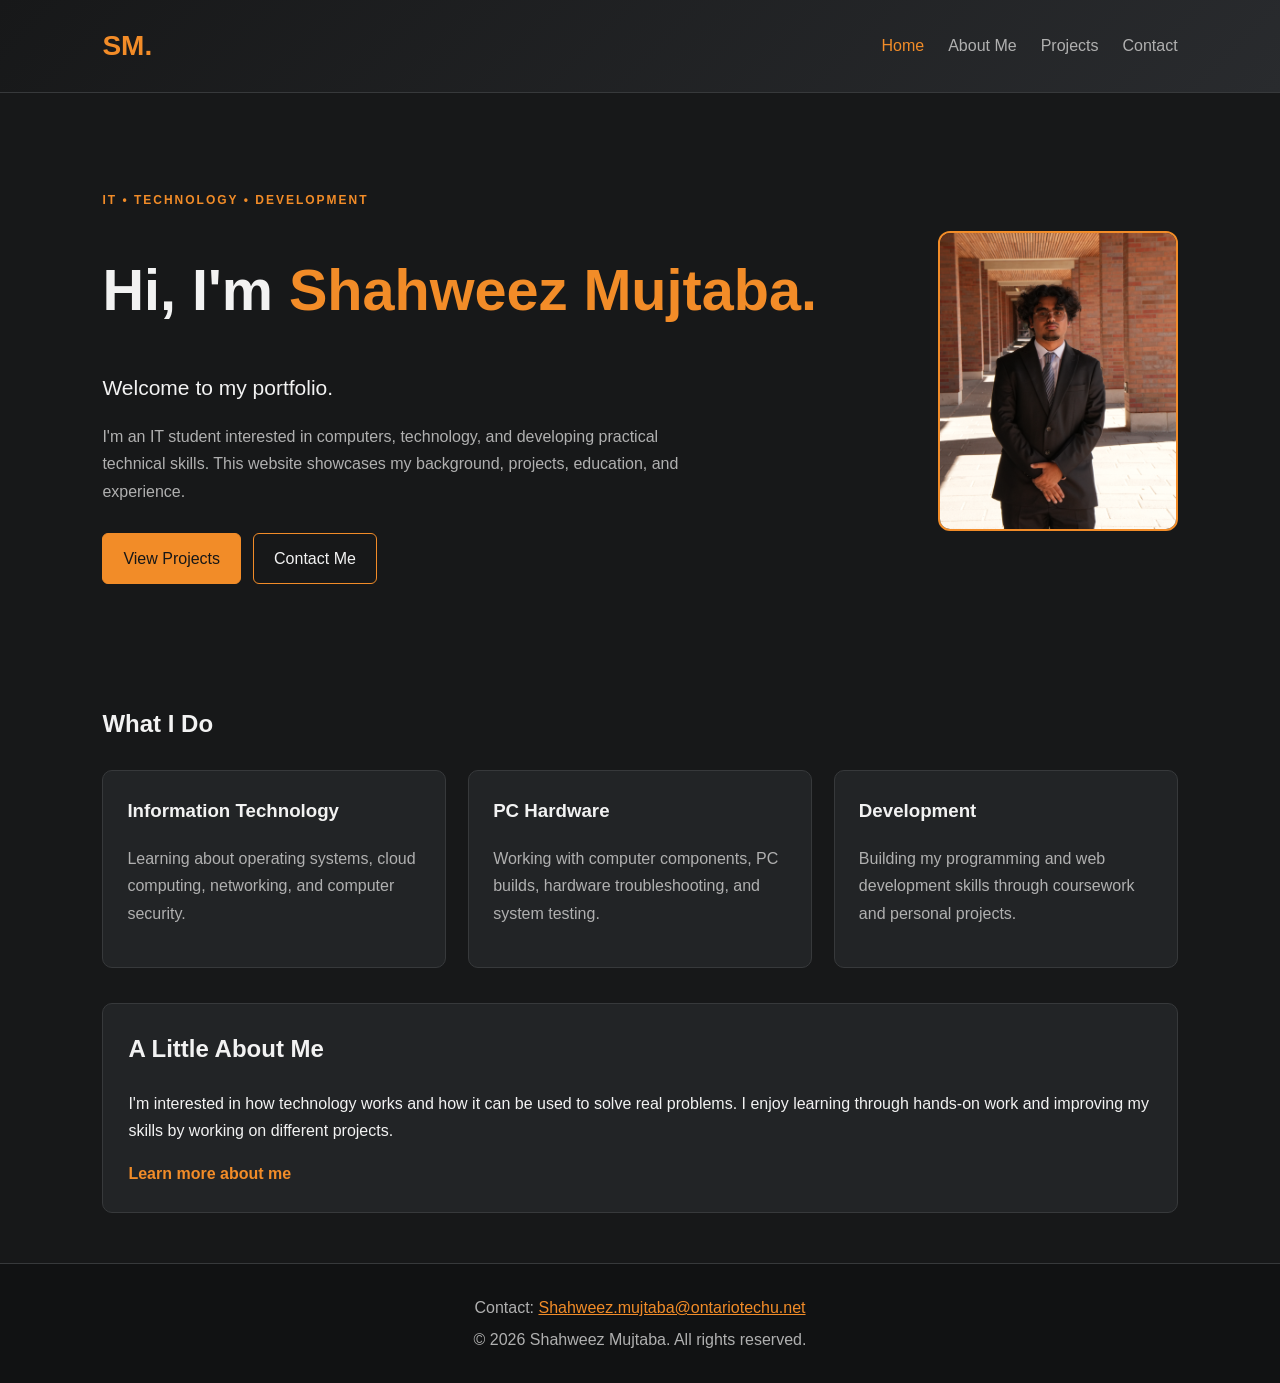
<file: INFR3120-Portfolio/index.html>
<!DOCTYPE html>
<html lang="en">
<head>
    <meta charset="UTF-8">
    <meta name="viewport" content="width=device-width, initial-scale=1.0">
    <meta name="description" content="The personal portfolio of Shahweez Mujtaba, an IT student interested in computers and technology.">
    <title>Home | Shahweez Mujtaba</title>

    <link rel="stylesheet" href="CSS/style.css">
    <link rel="stylesheet" href="CSS/laptop.css">
    <link rel="stylesheet" href="CSS/tablet.css">
    <link rel="stylesheet" href="CSS/mobile.css">
</head>
<body>
    <header class="site-header">
        <nav class="navbar" aria-label="Main navigation">
            <a class="logo" href="index.html">SM.</a>

            <div class="nav-links">
                <a href="index.html" aria-current="page">Home</a>
                <a href="about.html">About Me</a>
                <a href="projects.html">Projects</a>
                <a href="contact.html">Contact</a>
            </div>
        </nav>
    </header>

    <main class="container">
        <section class="hero">
            <div class="hero-content">
                <p class="eyebrow">IT • Technology • Development</p>

                <h1>Hi, I'm <span>Shahweez Mujtaba.</span></h1>

                <h2>Welcome to my portfolio.</h2>

                <p>
                    I'm an IT student interested in computers, technology,
                    and developing practical technical skills. This website
                    showcases my background, projects, education, and experience.
                </p>

                <div class="hero-buttons">
                    <a class="button primary-button" href="projects.html">
                        View Projects
                    </a>

                    <a class="button secondary-button" href="contact.html">
                        Contact Me
                    </a>
                </div>
            </div>

            <div class="hero-image">
                <img
                    src="Images/profile.JPG"
                    alt="Portrait of Shahweez Mujtaba"
                    width="400"
                    height="500">
            </div>
        </section>

        <section class="section">
            <h2>What I Do</h2>

            <div class="card-grid three-columns">
                <article class="card">
                    <h3>Information Technology</h3>
                    <p>
                        Learning about operating systems, cloud computing,
                        networking, and computer security.
                    </p>
                </article>

                <article class="card">
                    <h3>PC Hardware</h3>
                    <p>
                        Working with computer components, PC builds,
                        hardware troubleshooting, and system testing.
                    </p>
                </article>

                <article class="card">
                    <h3>Development</h3>
                    <p>
                        Building my programming and web development skills
                        through coursework and personal projects.
                    </p>
                </article>
            </div>
        </section>

        <section class="section content-panel">
            <h2>A Little About Me</h2>
            <p>
                I'm interested in how technology works and how it can be
                used to solve real problems. I enjoy learning through
                hands-on work and improving my skills by working on
                different projects.
            </p>
            <a class="text-link" href="about.html">Learn more about me</a>
        </section>
    </main>

    <footer class="site-footer">
        <p>Contact: <a href="mailto:Shahweez.mujtaba@ontariotechu.net">Shahweez.mujtaba@ontariotechu.net</a></p>
        <p>&copy; 2026 Shahweez Mujtaba. All rights reserved.</p>
    </footer>
</body>
</html>
</file>
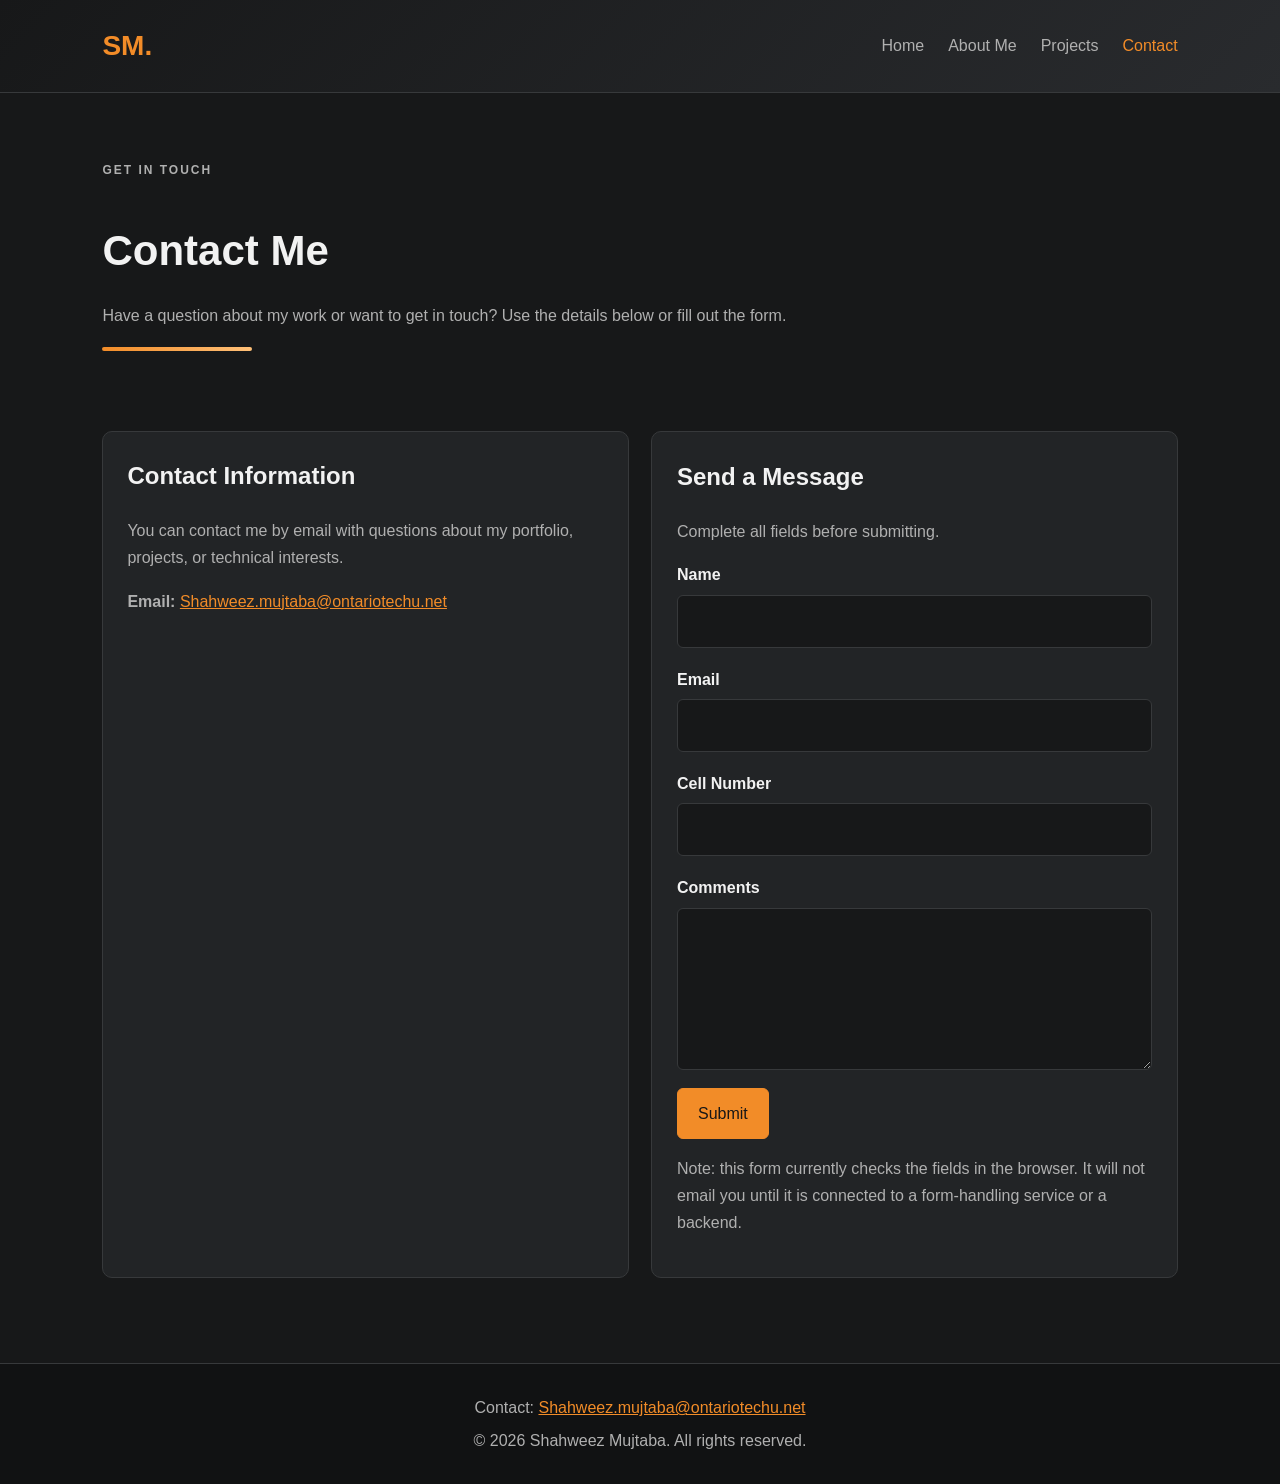
<file: INFR3120-Portfolio/contact.html>
<!DOCTYPE html>
<html lang="en">
<head>
    <meta charset="UTF-8">
    <meta name="viewport" content="width=device-width, initial-scale=1.0">
    <meta name="description" content="Contact Shahweez Mujtaba about his portfolio and projects.">
    <title>Contact | Shahweez Mujtaba</title>

    <link rel="stylesheet" href="CSS/style.css">
<link rel="stylesheet" href="CSS/laptop.css">
<link rel="stylesheet" href="CSS/tablet.css">
<link rel="stylesheet" href="CSS/mobile.css">
</head>
<body>
    <header class="site-header">
        <nav class="navbar" aria-label="Main navigation">
            <a class="logo" href="index.html">SM.</a>

            <div class="nav-links">
                <a href="index.html">Home</a>
                <a href="about.html">About Me</a>
                <a href="projects.html">Projects</a>
                <a href="contact.html" aria-current="page">Contact</a>
            </div>
        </nav>
    </header>

    <main class="container">
        <section class="page-heading">
            <p class="eyebrow">Get in touch</p>
            <h1>Contact Me</h1>
            <p>
                Have a question about my work or want to get in touch?
                Use the details below or fill out the form.
            </p>
        </section>

        <section class="section card-grid two-columns">
            <article class="card">
                <h2>Contact Information</h2>
                <p>
                    You can contact me by email with questions about
                    my portfolio, projects, or technical interests.
                </p>
                <p>
                    <strong>Email:</strong>
                    <a href="mailto:Shahweez.mujtaba@ontariotechu.net">
                        Shahweez.mujtaba@ontariotechu.net
                    </a>
                </p>
            </article>

            <section class="content-panel">
                <h2>Send a Message</h2>
                <p class="muted">
                    Complete all fields before submitting.
                </p>

                <form id="contact-form" action="#" method="post">
                    <div class="form-field">
                        <label for="name">Name</label>
                        <input
                            type="text"
                            id="name"
                            name="name"
                            autocomplete="name"
                            required>
                    </div>

                    <div class="form-field">
                        <label for="email">Email</label>
                        <input
                            type="email"
                            id="email"
                            name="email"
                            autocomplete="email"
                            required>
                    </div>

                    <div class="form-field">
                        <label for="phone">Cell Number</label>
                        <input
                            type="tel"
                            id="phone"
                            name="phone"
                            autocomplete="tel"
                            pattern="[0-9()+ .-]{7,20}"
                            title="Enter a phone number using digits and optional spaces, brackets, plus signs, dots or hyphens."
                            required>
                    </div>

                    <div class="form-field">
                        <label for="comments">Comments</label>
                        <textarea
                            id="comments"
                            name="comments"
                            rows="5"
                            required></textarea>
                    </div>

                    <button class="button primary-button" type="submit">
                        Submit
                    </button>
                </form>

                <p class="muted">
                    Note: this form currently checks the fields in the
                    browser. It will not email you until it is connected
                    to a form-handling service or a backend.
                </p>
            </section>
        </section>
    </main>

    <footer class="site-footer">
        <p>Contact: <a href="mailto:Shahweez.mujtaba@ontariotechu.net">Shahweez.mujtaba@ontariotechu.net</a></p>
        <p>&copy; 2026 Shahweez Mujtaba. All rights reserved.</p>
    </footer>
</body>
</html>
</file>
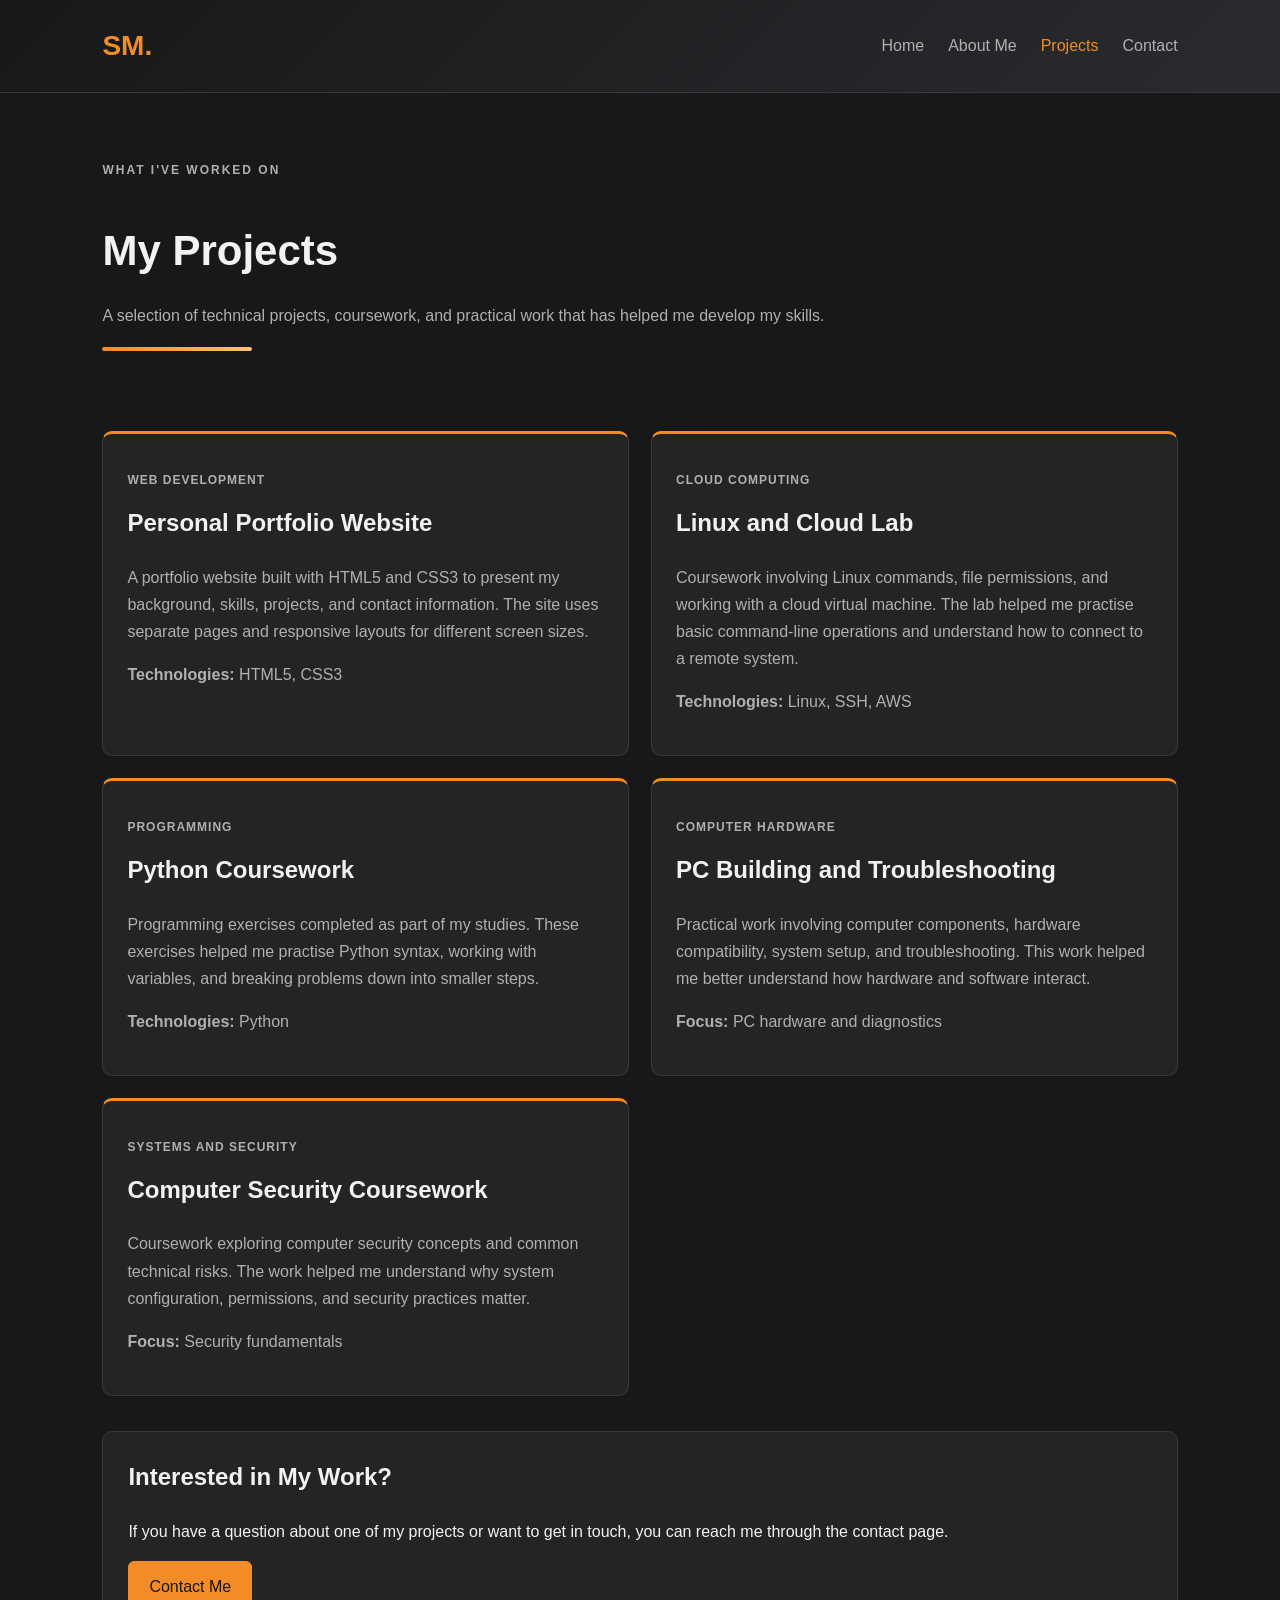
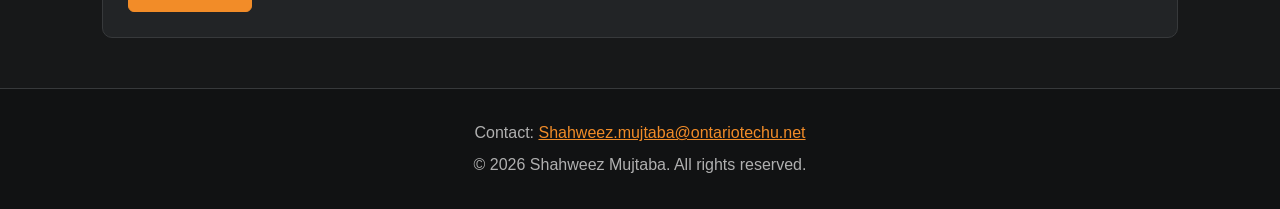
<file: INFR3120-Portfolio/projects.html>
<!DOCTYPE html>
<html lang="en">
<head>
    <meta charset="UTF-8">
    <meta name="viewport" content="width=device-width, initial-scale=1.0">
    <meta name="description" content="A collection of projects and technical work by Shahweez Mujtaba.">
    <title>Projects | Shahweez Mujtaba</title>

    <link rel="stylesheet" href="CSS/style.css">
<link rel="stylesheet" href="CSS/laptop.css">
<link rel="stylesheet" href="CSS/tablet.css">
<link rel="stylesheet" href="CSS/mobile.css">
</head>
<body>
    <header class="site-header">
        <nav class="navbar" aria-label="Main navigation">
            <a class="logo" href="index.html">SM.</a>

            <div class="nav-links">
                <a href="index.html">Home</a>
                <a href="about.html">About Me</a>
                <a href="projects.html" aria-current="page">Projects</a>
                <a href="contact.html">Contact</a>
            </div>
        </nav>
    </header>

    <main class="container">
        <section class="page-heading">
            <p class="eyebrow">What I've worked on</p>
            <h1>My Projects</h1>
            <p>
                A selection of technical projects, coursework, and
                practical work that has helped me develop my skills.
            </p>
        </section>

        <section class="section">
            <div class="card-grid two-columns">
                <article class="card project-card">
                    <p class="project-type">Web Development</p>
                    <h2>Personal Portfolio Website</h2>
                    <p>
                        A portfolio website built with HTML5 and CSS3 to
                        present my background, skills, projects, and contact
                        information. The site uses separate pages and
                        responsive layouts for different screen sizes.
                    </p>
                    <p><strong>Technologies:</strong> HTML5, CSS3</p>
                </article>

                <article class="card project-card">
                    <p class="project-type">Cloud Computing</p>
                    <h2>Linux and Cloud Lab</h2>
                    <p>
                        Coursework involving Linux commands, file permissions,
                        and working with a cloud virtual machine. The lab
                        helped me practise basic command-line operations
                        and understand how to connect to a remote system.
                    </p>
                    <p><strong>Technologies:</strong> Linux, SSH, AWS</p>
                </article>

                <article class="card project-card">
                    <p class="project-type">Programming</p>
                    <h2>Python Coursework</h2>
                    <p>
                        Programming exercises completed as part of my studies.
                        These exercises helped me practise Python syntax,
                        working with variables, and breaking problems down
                        into smaller steps.
                    </p>
                    <p><strong>Technologies:</strong> Python</p>
                </article>

                <article class="card project-card">
                    <p class="project-type">Computer Hardware</p>
                    <h2>PC Building and Troubleshooting</h2>
                    <p>
                        Practical work involving computer components,
                        hardware compatibility, system setup, and
                        troubleshooting. This work helped me better
                        understand how hardware and software interact.
                    </p>
                    <p><strong>Focus:</strong> PC hardware and diagnostics</p>
                </article>

                <article class="card project-card">
                    <p class="project-type">Systems and Security</p>
                    <h2>Computer Security Coursework</h2>
                    <p>
                        Coursework exploring computer security concepts
                        and common technical risks. The work helped me
                        understand why system configuration, permissions,
                        and security practices matter.
                    </p>
                    <p><strong>Focus:</strong> Security fundamentals</p>
                </article>
            </div>
        </section>

        <section class="section content-panel">
            <h2>Interested in My Work?</h2>
            <p>
                If you have a question about one of my projects or want
                to get in touch, you can reach me through the contact page.
            </p>
            <a class="button primary-button" href="contact.html">Contact Me</a>
        </section>
    </main>

    <footer class="site-footer">
         <p>Contact: <a href="mailto:Shahweez.mujtaba@ontariotechu.net">Shahweez.mujtaba@ontariotechu.net</a></p>
        <p>&copy; 2026 Shahweez Mujtaba. All rights reserved.</p>
    </footer>
</body>
</html>
</file>
<file: INFR3120-Portfolio/CSS/style.css>
:root {
    --background: #171819;
    --background-dark: #111213;
    --card-background: #222426;
    --border: #37393b;
    --text: #f2f2f2;
    --text-muted: #b0b0b0;
    --orange: #f28c28;
    --orange-hover: #ffa044;
}

* {
    box-sizing: border-box;
}

html {
    scroll-behavior: smooth;
}

body {
    margin: 0;
    font-family: Arial, Helvetica, sans-serif;
    background-color: var(--background);
    color: var(--text);
    line-height: 1.7;
}

img,
video {
    max-width: 100%;
}

img {
    height: auto;
}

a {
    color: var(--orange);
}

a:hover {
    color: var(--orange-hover);
}

a:focus-visible,
button:focus-visible,
input:focus-visible,
textarea:focus-visible {
    outline: 3px solid var(--orange-hover);
    outline-offset: 3px;
}

.container {
    width: 84%;
    max-width: 1100px;
    margin: 0 auto;
}

/* Header and navigation */

.site-header {
    padding: 0 8%;
    background: linear-gradient(135deg, #171819, #292b2e);
    border-bottom: 1px solid var(--border);
}

.navbar {
    display: grid;
    grid-template-columns: auto 1fr;
    align-items: center;
    gap: 24px;
    padding: 22px 0;
}

.logo {
    color: var(--orange);
    font-size: 28px;
    font-weight: bold;
    text-decoration: none;
}

.nav-links {
    display: grid;
    grid-template-columns: repeat(4, auto);
    justify-content: end;
    gap: 24px;
}

.nav-links a {
    color: var(--text-muted);
    text-decoration: none;
}

.nav-links a:hover,
.nav-links a[aria-current="page"] {
    color: var(--orange);
}

/* Home page */

.hero {
    display: grid;
    grid-template-columns: minmax(0, 1fr) 240px;
    align-items: center;
    gap: 55px;
    padding: 80px 0;
}

.hero-content {
    min-width: 0;
}

.eyebrow,
.project-type {
    color: var(--orange);
    font-size: 12px;
    font-weight: bold;
    letter-spacing: 2px;
    text-transform: uppercase;
}

.hero h1 {
    font-size: clamp(36px, 4.5vw, 58px);
    line-height: 1.12;
}

.hero h1 span {
    color: var(--orange);
}

.hero h2 {
    font-size: 21px;
    font-weight: normal;
}

.hero-content > p:not(.eyebrow) {
    color: var(--text-muted);
    max-width: 600px;
}

.hero-image {
    width: 240px;
    height: 300px;
    border: 2px solid var(--orange);
    border-radius: 12px;
    overflow: hidden;
    background-color: var(--card-background);
}

.hero-image img {
    display: block;
    width: 100%;
    height: 100%;
    object-fit: cover;
}

.hero-buttons {
    display: grid;
    grid-template-columns: repeat(2, max-content);
    gap: 12px;
    margin-top: 28px;
}

/* Buttons */

.button {
    display: inline-block;
    padding: 11px 20px;
    border: 1px solid var(--orange);
    border-radius: 6px;
    text-align: center;
    font-weight: bold;
    text-decoration: none;
    cursor: pointer;
    font: inherit;
}

.primary-button {
    background-color: var(--orange);
    color: #171717;
}

.primary-button:hover {
    background-color: var(--orange-hover);
    color: #171717;
}

.secondary-button {
    background-color: transparent;
    color: var(--text);
}

.secondary-button:hover {
    border-color: var(--orange-hover);
    color: var(--orange-hover);
}

.text-link {
    font-weight: bold;
    text-decoration: none;
}

/* Page headings and sections */

.page-heading {
    padding: 55px 0 20px;
}

.page-heading h1 {
    font-size: 42px;
    margin-bottom: 10px;
}

.page-heading p {
    color: var(--text-muted);
}

.page-heading::after {
    content: "";
    display: block;
    width: 150px;
    height: 4px;
    margin-top: 18px;
    border-radius: 4px;
    background: linear-gradient(90deg, #f28c28, #ffc078);
}

.section {
    padding: 35px 0;
}

.section h2 {
    margin-top: 0;
}

/* Content panels and cards */

.content-panel {
    padding: 25px;
    background-color: var(--card-background);
    border: 1px solid var(--border);
    border-radius: 10px;
}

.card-grid {
    display: grid;
    gap: 20px;
    margin-top: 25px;
}

.two-columns {
    grid-template-columns: repeat(2, minmax(0, 1fr));
}

.three-columns {
    grid-template-columns: repeat(3, minmax(0, 1fr));
}

.card {
    min-width: 0;
    padding: 24px;
    background-color: var(--card-background);
    border: 1px solid var(--border);
    border-radius: 10px;
    transition: border-color 0.2s, transform 0.2s;
}

.card:hover {
    border-color: var(--orange);
    transform: translateY(-3px);
}

.card h2,
.card h3 {
    margin-top: 0;
}

.card p {
    color: var(--text-muted);
}

.project-card {
    border-top: 3px solid var(--orange);
}

.project-type {
    letter-spacing: 1px;
}

.muted {
    color: var(--text-muted);
}

/* Video */

.intro-video {
    display: block;
    width: 100%;
    max-width: 800px;
    margin-top: 20px;
    border-radius: 10px;
    background-color: #000;
}

/* Contact form */

.form-field {
    margin-bottom: 18px;
}

.form-field label {
    display: block;
    margin-bottom: 6px;
    font-weight: bold;
}

.form-field input,
.form-field textarea {
    display: block;
    width: 100%;
    padding: 12px;
    border: 1px solid var(--border);
    border-radius: 6px;
    background-color: var(--background);
    color: var(--text);
    font: inherit;
}

.form-field textarea {
    resize: vertical;
}

/* Footer */

.site-footer {
    margin-top: 50px;
    padding: 25px 8%;
    background-color: var(--background-dark);
    border-top: 1px solid var(--border);
    color: var(--text-muted);
    text-align: center;
}

.site-footer p {
    margin: 5px 0;
}
</file>
<file: INFR3120-Portfolio/CSS/laptop.css>
@media (min-width: 901px) {
    .container {
        width: 84%;
        max-width: 1100px;
    }

    .hero {
        padding-top: 85px;
        padding-bottom: 85px;
    }

    .card-grid {
        gap: 22px;
    }
}
</file>
<file: INFR3120-Portfolio/CSS/tablet.css>
@media (min-width: 601px) and (max-width: 900px) {
    .container {
        width: 90%;
    }

    .site-header {
        padding-left: 5%;
        padding-right: 5%;
    }

    .navbar {
        gap: 15px;
    }

    .nav-links {
        gap: 14px;
    }

    .hero {
        grid-template-columns: minmax(0, 1fr) 200px;
        gap: 25px;
        padding: 55px 0;
    }

    .hero-image {
        width: 200px;
        height: 250px;
    }

    .hero h1 {
        font-size: 38px;
    }

    .three-columns {
        grid-template-columns: repeat(2, minmax(0, 1fr));
    }
}
</file>
<file: INFR3120-Portfolio/CSS/mobile.css>
@media (max-width: 600px) {
    body {
        font-size: 15px;
    }

    .container {
        width: 92%;
    }

    .site-header {
        padding-left: 4%;
        padding-right: 4%;
    }

    .navbar {
        grid-template-columns: 1fr;
        gap: 10px;
        padding: 15px 0;
    }

    .nav-links {
        grid-template-columns: repeat(2, minmax(0, 1fr));
        justify-content: stretch;
        gap: 8px 15px;
    }

    .hero {
        grid-template-columns: 1fr;
        gap: 28px;
        padding: 40px 0;
    }

    .hero h1 {
        font-size: 36px;
    }

    .hero-image {
        width: 220px;
        height: 275px;
        margin: 0 auto;
    }

    .hero-buttons {
        grid-template-columns: 1fr;
    }

    .hero-buttons .button {
        width: 100%;
    }

    .two-columns,
    .three-columns {
        grid-template-columns: 1fr;
    }

    .page-heading {
        padding-top: 35px;
    }

    .page-heading h1 {
        font-size: 34px;
    }

    .section {
        padding: 25px 0;
    }

    .card,
    .content-panel {
        padding: 18px;
    }
}
</file>
